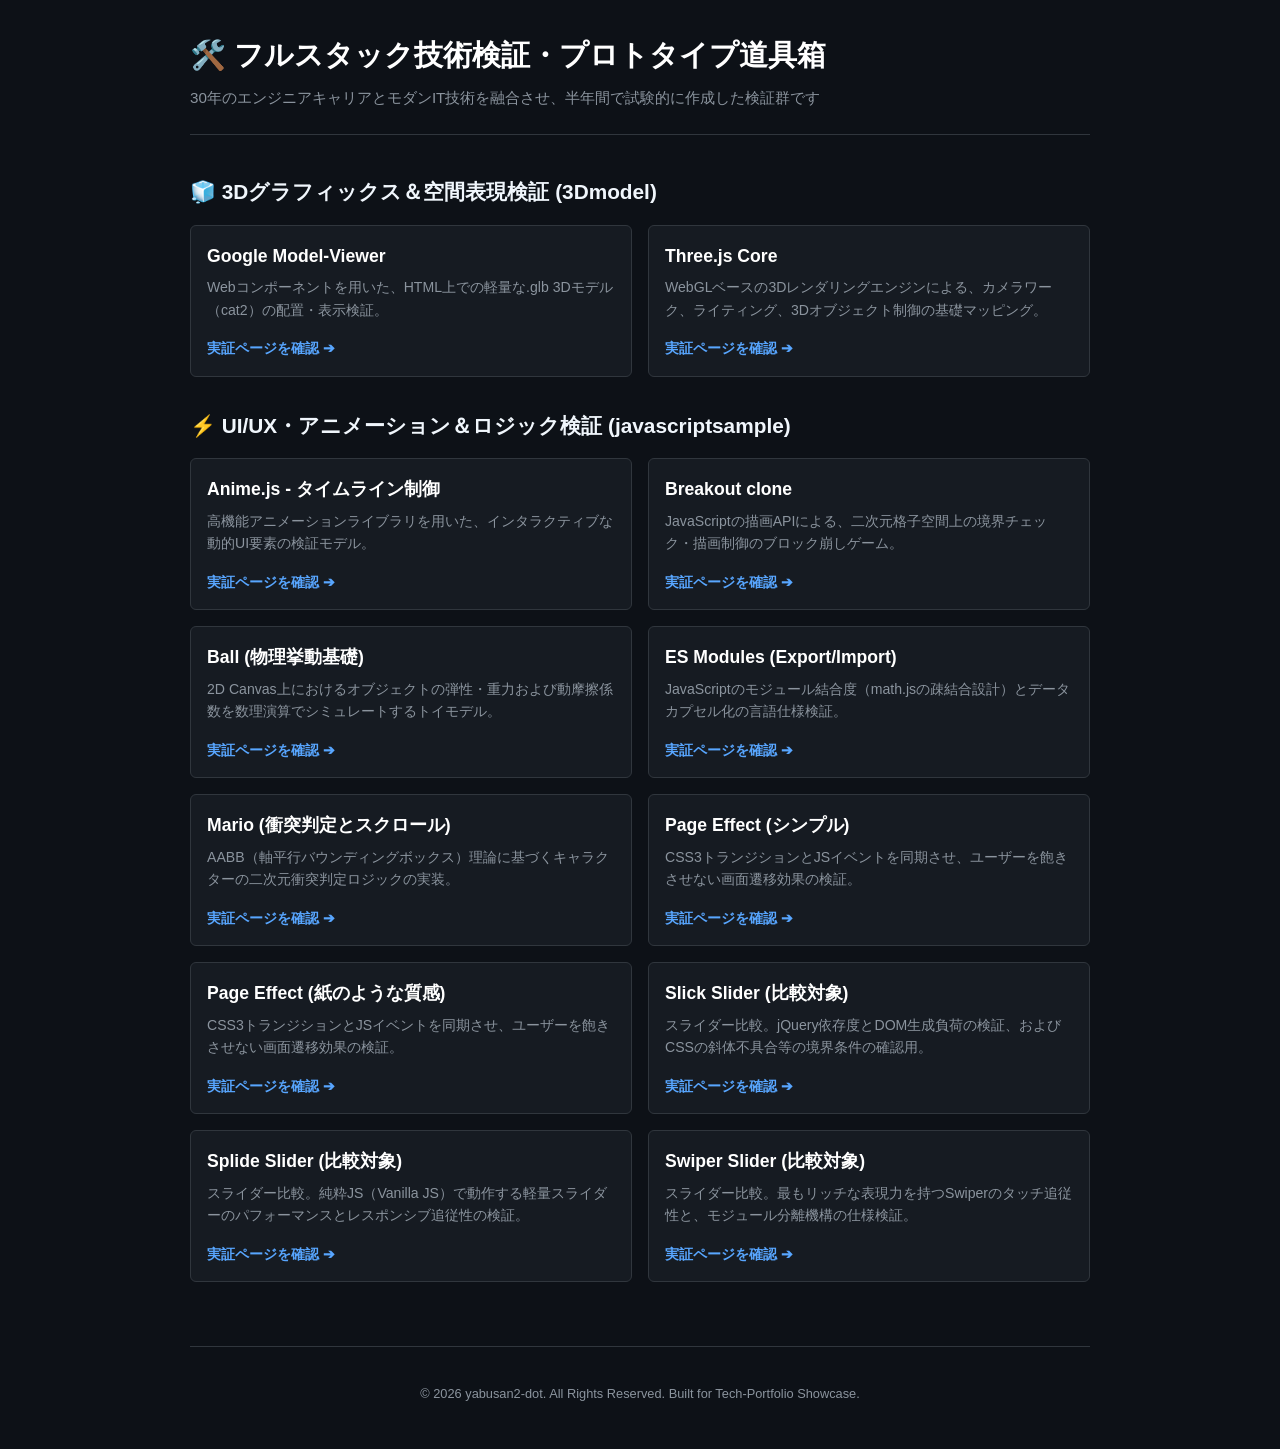
<file: index.html>
<!DOCTYPE html>
<html lang="ja">
<head>
    <meta charset="UTF-8">
    <meta name="viewport" content="width=device-width, initial-scale=1.0">
    <title>フルスタック技術検証・プロトタイプ道具箱 (My IT Toolbox)</title>
    <style>
        :root {
            --bg-color: #0d1117;
            --text-color: #c9d1d9;
            --text-muted: #8b949e;
            --card-bg: #161b22;
            --border-color: #30363d;
            --accent-color: #58a6ff;
            --accent-hover: #1f6feb;
        }
        body {
            font-family: -apple-system, BlinkMacSystemFont, "Segoe UI", Helvetica, Arial, sans-serif;
            background-color: var(--bg-color);
            color: var(--text-color);
            line-height: 1.6;
            margin: 0;
            padding: 2rem 1rem;
        }
        .container {
            max-width: 900px;
            margin: 0 auto;
        }
        header {
            margin-bottom: 2.5rem;
            border-bottom: 1px solid var(--border-color);
            padding-bottom: 1.5rem;
        }
        h1 {
            color: #ffffff;
            font-size: 1.8rem;
            margin: 0 0 0.5rem 0;
        }
        p.subtitle {
            color: var(--text-muted);
            margin: 0;
            font-size: 0.95rem;
        }
        .section-title {
            color: #f0f6fc;
            font-size: 1.3rem;
            margin: 2rem 0 1rem 0;
            display: flex;
            align-items: center;
            gap: 0.5rem;
        }
        .grid {
            display: grid;
            grid-template-columns: 1fr;
            gap: 1rem;
        }
        @media (min-width: 600px) {
            .grid { grid-template-columns: 1fr 1fr; }
        }
        .card {
            background-color: var(--card-bg);
            border: 1px solid var(--border-color);
            border-radius: 6px;
            padding: 1rem;
            display: flex;
            flex-direction: column;
            justify-content: space-between;
            transition: border-color 0.2s, transform 0.2s;
        }
        .card:hover {
            border-color: var(--accent-color);
            transform: translateY(-2px);
        }
        .card-body h3 {
            margin: 0 0 0.4rem 0;
            font-size: 1.1rem;
            color: #ffffff;
        }
        .card-body p {
            margin: 0;
            font-size: 0.88rem;
            color: var(--text-muted);
        }
        .card-link {
            display: inline-block;
            margin-top: 1rem;
            color: var(--accent-color);
            text-decoration: none;
            font-size: 0.88rem;
            font-weight: 600;
        }
        .card-link:hover {
            text-decoration: underline;
            color: var(--accent-hover);
        }
        footer {
            margin-top: 4rem;
            text-align: center;
            font-size: 0.8rem;
            color: var(--text-muted);
            border-top: 1px solid var(--border-color);
            padding-top: 1.5rem;
        }
    </style>
</head>
<body>

<div class="container">
    <header>
        <h1>🛠️ フルスタック技術検証・プロトタイプ道具箱</h1>
        <p class="subtitle">30年のエンジニアキャリアとモダンIT技術を融合させ、半年間で試験的に作成した検証群です</p>
    </header>

    <!-- 1. 3Dmodel Section -->
    <h2 class="section-title">🧊 3Dグラフィックス＆空間表現検証 (3Dmodel)</h2>
    <div class="grid">
        <div class="card">
            <div class="card-body">
                <h3>Google Model-Viewer</h3>
                <p>Webコンポーネントを用いた、HTML上での軽量な.glb 3Dモデル（cat2）の配置・表示検証。</p>
            </div>
            <a href="3Dmodel/model-viewer/index.html" class="card-link">実証ページを確認 ➔</a>
        </div>
        <div class="card">
            <div class="card-body">
                <h3>Three.js Core</h3>
                <p>WebGLベースの3Dレンダリングエンジンによる、カメラワーク、ライティング、3Dオブジェクト制御の基礎マッピング。</p>
            </div>
            <a href="3Dmodel/Threejs/index.html" class="card-link">実証ページを確認 ➔</a>
        </div>
    </div>

    <!-- 2. javascriptsample Section -->
    <h2 class="section-title">⚡ UI/UX・アニメーション＆ロジック検証 (javascriptsample)</h2>
    <div class="grid">
        <div class="card">
            <div class="card-body">
                <h3>Anime.js - タイムライン制御</h3>
                <p>高機能アニメーションライブラリを用いた、インタラクティブな動的UI要素の検証モデル。</p>
            </div>
            <a href="javascriptsample/animejs/anime2/index.html" class="card-link">実証ページを確認 ➔</a>
        </div>
        <div class="card">
            <div class="card-body">
                <h3>Breakout clone</h3>
                <p>JavaScriptの描画APIによる、二次元格子空間上の境界チェック・描画制御のブロック崩しゲーム。</p>
            </div>
            <a href="javascriptsample/Block/index.html" class="card-link">実証ページを確認 ➔</a>
        </div>
        <div class="card">
            <div class="card-body">
                <h3>Ball (物理挙動基礎)</h3>
                <p>2D Canvas上におけるオブジェクトの弾性・重力および動摩擦係数を数理演算でシミュレートするトイモデル。</p>
            </div>
            <a href="javascriptsample/Boll/index.html" class="card-link">実証ページを確認 ➔</a>
        </div>
        <div class="card">
            <div class="card-body">
                <h3>ES Modules (Export/Import)</h3>
                <p>JavaScriptのモジュール結合度（math.jsの疎結合設計）とデータカプセル化の言語仕様検証。</p>
            </div>
            <a href="javascriptsample/export/index.html" class="card-link">実証ページを確認 ➔</a>
        </div>
        <div class="card">
            <div class="card-body">
                <h3>Mario (衝突判定とスクロール)</h3>
                <p>AABB（軸平行バウンディングボックス）理論に基づくキャラクターの二次元衝突判定ロジックの実装。</p>
            </div>
            <a href="javascriptsample/mario/index.html" class="card-link">実証ページを確認 ➔</a>
        </div>
        <div class="card">
            <div class="card-body">
                <h3>Page Effect (シンプル)</h3>
                <p>CSS3トランジションとJSイベントを同期させ、ユーザーを飽きさせない画面遷移効果の検証。</p>
            </div>
            <a href="javascriptsample/pageeffect/index.html" class="card-link">実証ページを確認 ➔</a>
        </div>
        <div class="card">
            <div class="card-body">
                <h3>Page Effect (紙のような質感)</h3>
                <p>CSS3トランジションとJSイベントを同期させ、ユーザーを飽きさせない画面遷移効果の検証。</p>
            </div>
            <a href="javascriptsample/Pageroll/index.html" class="card-link">実証ページを確認 ➔</a>
        </div>
        <div class="card">
            <div class="card-body">
                <h3>Slick Slider (比較対象)</h3>
                <p>スライダー比較。jQuery依存度とDOM生成負荷の検証、およびCSSの斜体不具合等の境界条件の確認用。</p>
            </div>
            <a href="javascriptsample/sliderComparison/slick/index.html" class="card-link">実証ページを確認 ➔</a>
        </div>
        <div class="card">
            <div class="card-body">
                <h3>Splide Slider (比較対象)</h3>
                <p>スライダー比較。純粋JS（Vanilla JS）で動作する軽量スライダーのパフォーマンスとレスポンシブ追従性の検証。</p>
            </div>
            <a href="javascriptsample/sliderComparison/splide/index.html" class="card-link">実証ページを確認 ➔</a>
        </div>
        <div class="card">
            <div class="card-body">
                <h3>Swiper Slider (比較対象)</h3>
                <p>スライダー比較。最もリッチな表現力を持つSwiperのタッチ追従性と、モジュール分離機構の仕様検証。</p>
            </div>
            <a href="javascriptsample/sliderComparison/swiper/index.html" class="card-link">実証ページを確認 ➔</a>
        </div>
    </div>

    <footer>
        <p>© 2026 yabusan2-dot. All Rights Reserved. Built for Tech-Portfolio Showcase.</p>
    </footer>
</div>

</body>
</html>
</file>
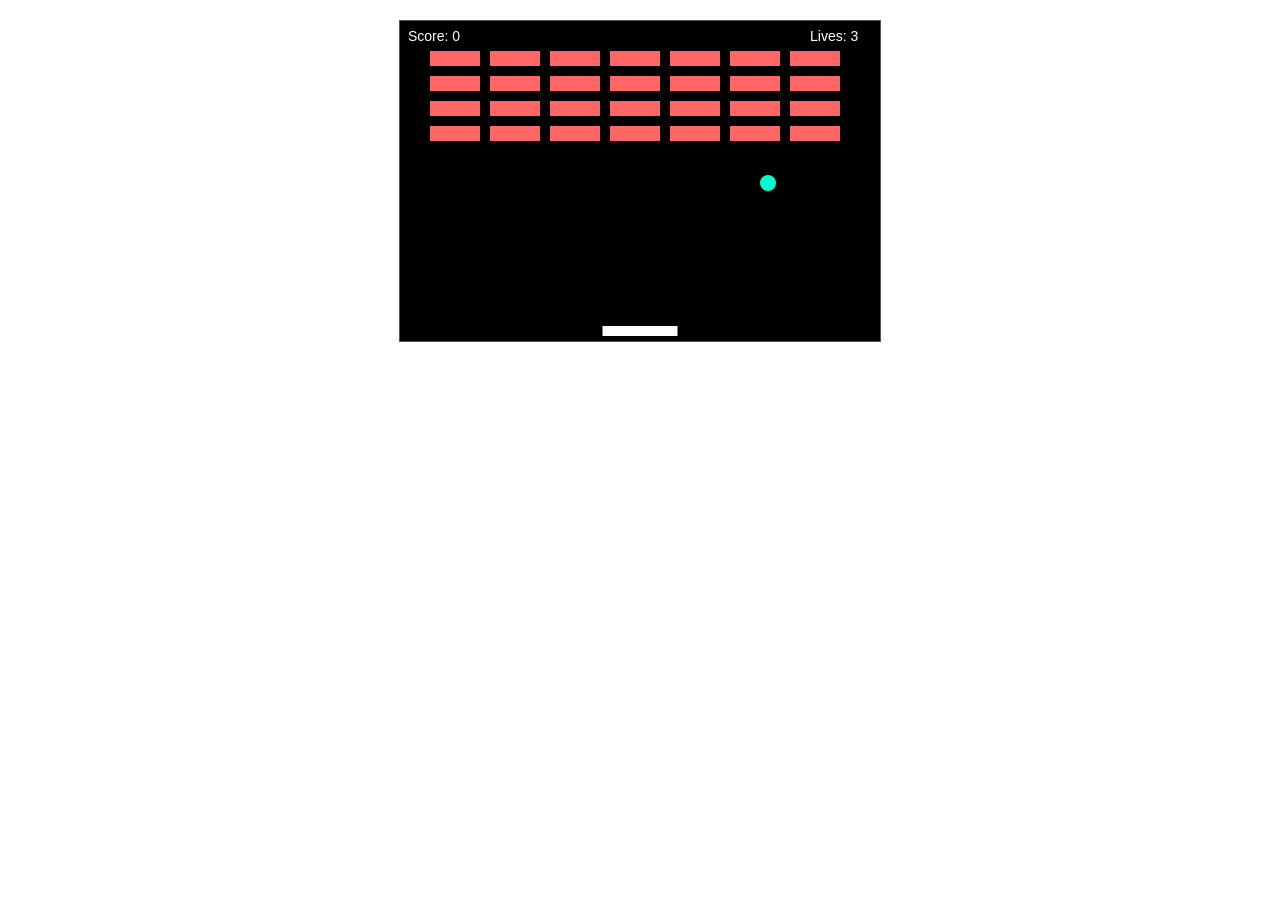
<file: javascriptsample/Block/index.html>
<!DOCTYPE html>
<html lang="ja">
<head>
  <meta charset="UTF-8">
  <title>ブロック崩しゲーム</title>
  <style>
    canvas {
      background: #000;
      display: block;
      margin: 20px auto;
      border: 1px solid #555;
    }
  </style>
</head>
<body>
<canvas id="gameCanvas" width="480" height="320"></canvas>

<script>
  const canvas = document.getElementById("gameCanvas");
  const ctx = canvas.getContext("2d");

  // ボール
  let x = canvas.width / 2;
  let y = canvas.height - 30;
  let dx = 2;
  let dy = -2;
  const ballRadius = 8;

  // パドル
  const paddleHeight = 10;
  const paddleWidth = 75;
  const paddleY = canvas.height - paddleHeight - 5;  // ← 描画と判定を統一
  let paddleX = (canvas.width - paddleWidth) / 2;

  let rightPressed = false;
  let leftPressed = false;

  // ブロック
  const brickRowCount = 4;
  const brickColumnCount = 7;
  const brickWidth = 50;
  const brickHeight = 15;
  const brickPadding = 10;
  const brickOffsetTop = 30;
  const brickOffsetLeft = 30;

  let bricks = [];
  for (let c = 0; c < brickColumnCount; c++) {
    bricks[c] = [];
    for (let r = 0; r < brickRowCount; r++) {
      bricks[c][r] = { x: 0, y: 0, status: 1 };
    }
  }

  let score = 0;
  let lives = 3;

  document.addEventListener("keydown", keyDownHandler, false);
  document.addEventListener("keyup", keyUpHandler, false);
  document.addEventListener("mousemove", mouseMoveHandler, false);

  function keyDownHandler(e) {
    if (e.key === "Right" || e.key === "ArrowRight") rightPressed = true;
    else if (e.key === "Left" || e.key === "ArrowLeft") leftPressed = true;
  }

  function keyUpHandler(e) {
    if (e.key === "Right" || e.key === "ArrowRight") rightPressed = false;
    else if (e.key === "Left" || e.key === "ArrowLeft") leftPressed = false;
  }

  function mouseMoveHandler(e) {
    const relativeX = e.clientX - canvas.getBoundingClientRect().left;
    if (relativeX > 0 && relativeX < canvas.width) {
      paddleX = relativeX - paddleWidth / 2;
    }
  }

  function collisionDetection() {
    for (let c = 0; c < brickColumnCount; c++) {
      for (let r = 0; r < brickRowCount; r++) {
        const b = bricks[c][r];
        if (b.status === 1) {
          if (
            x > b.x &&
            x < b.x + brickWidth &&
            y > b.y &&
            y < b.y + brickHeight
          ) {
            dy = -dy;
            b.status = 0;
            score++;
            if (score === brickRowCount * brickColumnCount) {
              alert("クリア！おめでとう！");
              document.location.reload();
            }
          }
        }
      }
    }
  }

  function drawBall() {
    ctx.beginPath();
    ctx.arc(x, y, ballRadius, 0, Math.PI * 2);
    ctx.fillStyle = "#00ffcc";
    ctx.fill();
    ctx.closePath();
  }

  function drawPaddle() {
    ctx.beginPath();
    ctx.rect(paddleX, paddleY, paddleWidth, paddleHeight); // ← 修正済み
    ctx.fillStyle = "#ffffff";
    ctx.fill();
    ctx.closePath();
  }

  function drawBricks() {
    for (let c = 0; c < brickColumnCount; c++) {
      for (let r = 0; r < brickRowCount; r++) {
        if (bricks[c][r].status === 1) {
          const brickX = c * (brickWidth + brickPadding) + brickOffsetLeft;
          const brickY = r * (brickHeight + brickPadding) + brickOffsetTop;
          bricks[c][r].x = brickX;
          bricks[c][r].y = brickY;
          ctx.beginPath();
          ctx.rect(brickX, brickY, brickWidth, brickHeight);
          ctx.fillStyle = "#ff6666";
          ctx.fill();
          ctx.closePath();
        }
      }
    }
  }

  function drawScore() {
    ctx.font = "14px Arial";
    ctx.fillStyle = "#ffffff";
    ctx.fillText("Score: " + score, 8, 20);
  }

  function drawLives() {
    ctx.font = "14px Arial";
    ctx.fillStyle = "#ffffff";
    ctx.fillText("Lives: " + lives, canvas.width - 70, 20);
  }

  function draw() {
    ctx.clearRect(0, 0, canvas.width, canvas.height);

    drawBricks();
    drawBall();
    drawPaddle();
    drawScore();
    drawLives();
    collisionDetection();

    // 壁との当たり判定
    if (x + dx > canvas.width - ballRadius || x + dx < ballRadius) dx = -dx;
    if (y + dy < ballRadius) dy = -dy;

    // ★ パドルとの当たり判定（正しい位置）
    else if (y + dy > paddleY - ballRadius) {
      if (x > paddleX && x < paddleX + paddleWidth) {
        dy = -dy;
      } else {
        lives--;
        if (!lives) {
          alert("ゲームオーバー");
          document.location.reload();
        } else {
          x = canvas.width / 2;
          y = canvas.height - 30;
          dx = 2;
          dy = -2;
          paddleX = (canvas.width - paddleWidth) / 2;
        }
      }
    }

    // パドル移動
    if (rightPressed && paddleX < canvas.width - paddleWidth) paddleX += 5;
    else if (leftPressed && paddleX > 0) paddleX -= 5;

    x += dx;
    y += dy;

    requestAnimationFrame(draw);
  }

  draw();
</script>
</body>
</html>
</file>
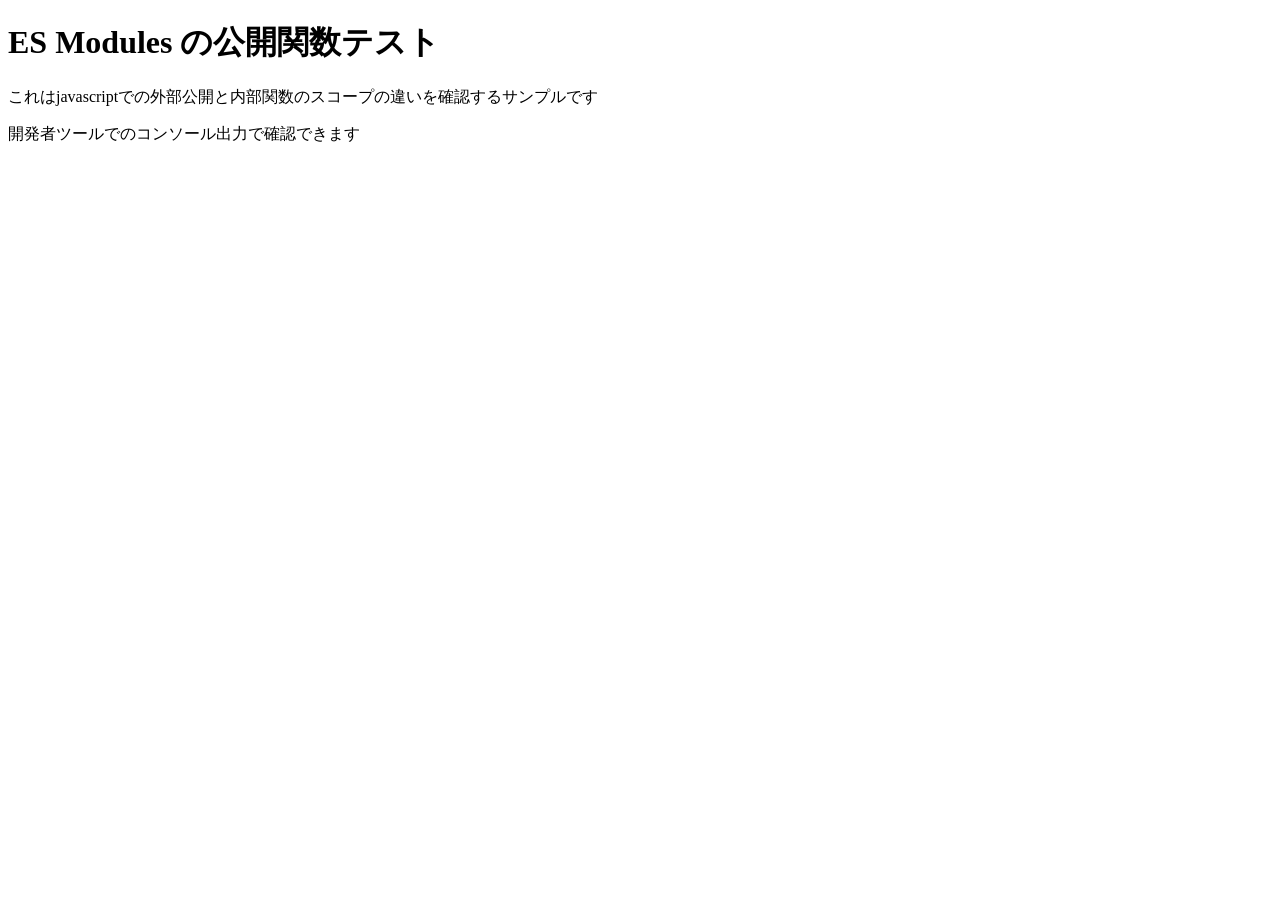
<file: javascriptsample/export/index.html>
<!DOCTYPE html>
<html lang="ja">
<head>
  <meta charset="UTF-8">
  <title>ES Modules Example</title>
</head>
<body>
  <h1>ES Modules の公開関数テスト</h1>
<p>これはjavascriptでの外部公開と内部関数のスコープの違いを確認するサンプルです</p>
<p>開発者ツールでのコンソール出力で確認できます</p>
  <script type="module">
    import { multiply, carry } from "./math.js";

    console.log("multiply:", multiply(7, 8));
    console.log("carry:", carry(7, 8));
  </script>
</body>
</html>
</file>
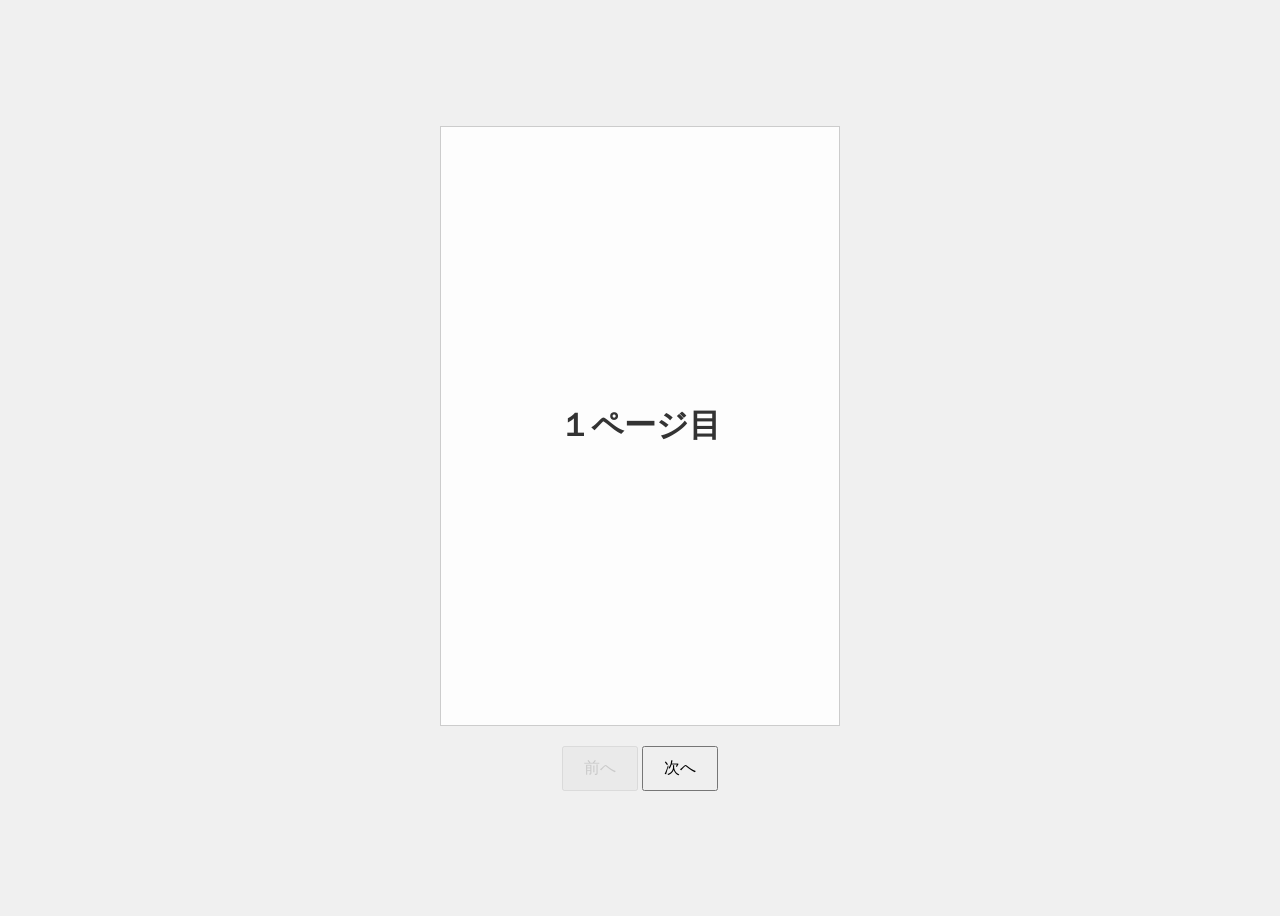
<file: javascriptsample/pageeffect/index.html>
<!DOCTYPE html>
<html lang="ja">
<head>
    <meta charset="UTF-8">
    <title>Page Flip Effect</title>
    <link rel="stylesheet" href="style.css">
</head>
<body>

    <!-- 本全体を囲むコンテナ -->
    <div class="book-container">
        <!-- 各ページ -->
        <div class="page" id="page1">
            <div class="page-front"><h1>１ページ目</h1></div>
            <div class="page-back"><h2>２ページ目</h2><p>１ページ目の裏側です。</p></div>
        </div>

        <div class="page" id="page2">
            <div class="page-front"><h1>３ページ目</h1></div>
            <div class="page-back"><h2>４ページ目</h2><p>３ページ目の裏側です。</p></div>
        </div>

        <div class="page" id="page3">
            <div class="page-front"><h1>最後のページ</h1></div>
            <div class="page-back"></div> <!-- 最後の裏面は空でOK -->
        </div>
    </div>

    <!-- ページめくりボタン -->
    <div class="navigation">
        <button id="prev-btn">前へ</button>
        <button id="next-btn">次へ</button>
    </div>

    <script src="script.js"></script>
</body>
</html>
</file>
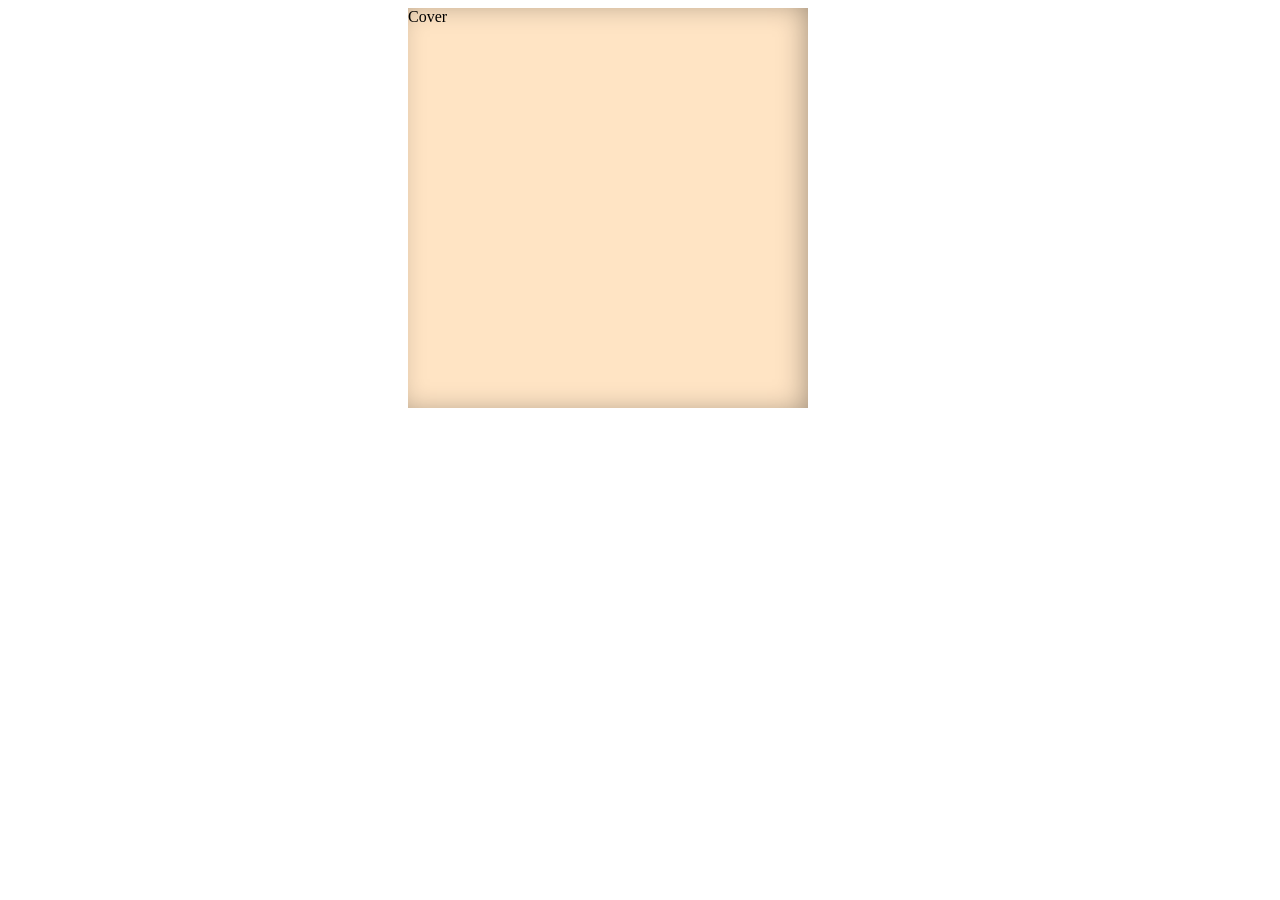
<file: javascriptsample/Pageroll/index.html>
<!DOCTYPE html>
<html lang="en">
  <head>
    <meta charset="UTF-8" />
    <meta name="viewport" content="width=device-width, initial-scale=1.0" />
    <title>Document</title>
    <link rel="stylesheet" href="./style.css" />
    <script src="./js/page-flip.browser.js"></script>
    <script type="module" src="./js/main.js"></script>
  </head>
  <body>
    <div id="book" class="book">
      <div class="my-page p-left" data-density="hard">Cover</div>
      <div class="my-page p-right">Page one</div>
      <div class="my-page p-left">Page two</div>
      <div class="my-page p-right">Page three</div>
      <div class="my-page p-left">Page four</div>
      <div class="my-page p-right">Page five</div>
      <div class="my-page p-left">Page six</div>
      <div class="my-page p-right">Page seven</div>
      <div class="my-page p-left">Page eight</div>
      <div class="my-page p-right" data-density="hard">Last page</div>
    </div>
  </body>
</html>
</file>
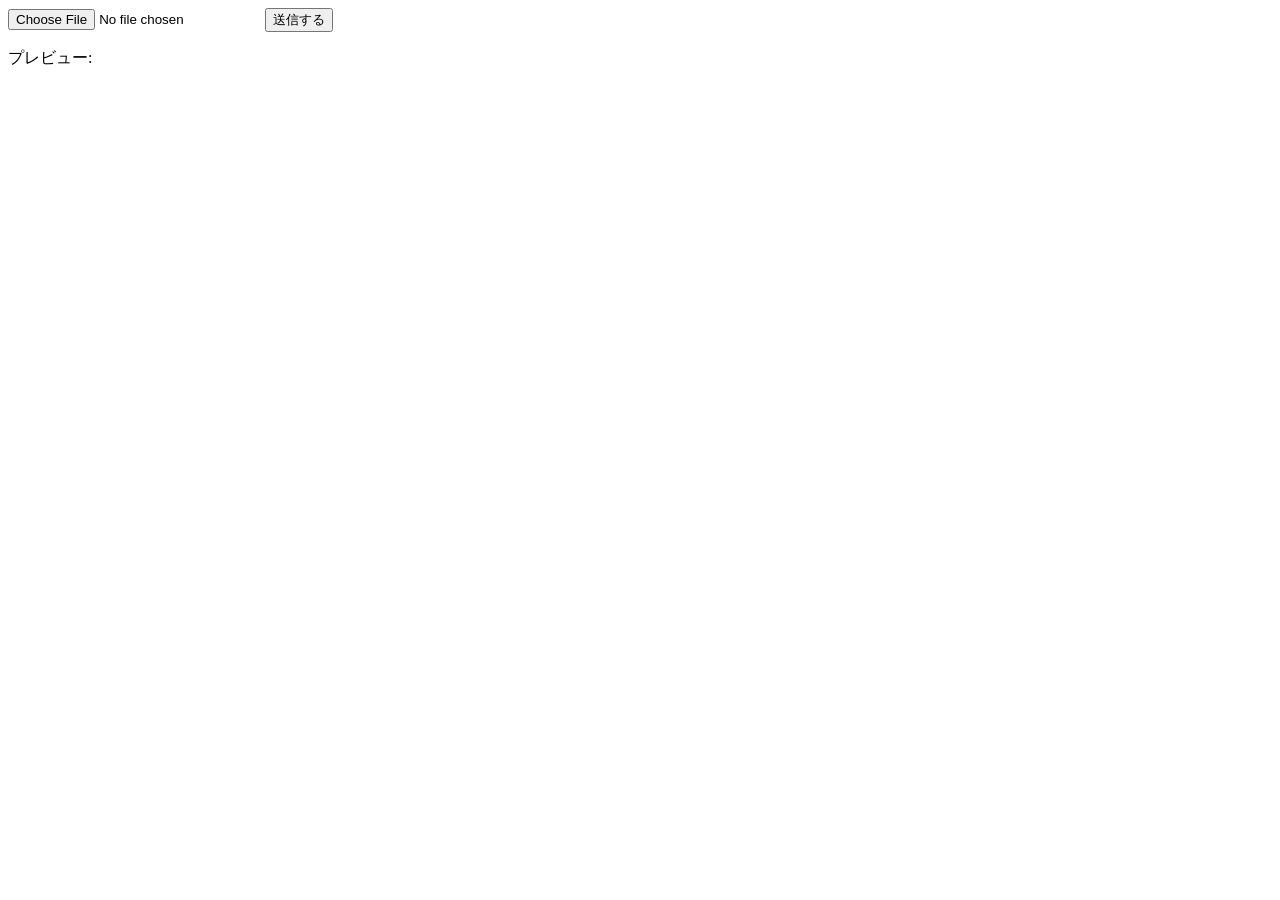
<file: PHP_sample/imgput/index.html>
<!DOCTYPE html>
<html lang="ja">
<head>
 <meta charset="UTF-8">
 <meta name="viewport" content="width=device-width, initial-scale=1.0">
 <title>プレビュー付きアップロード</title>
</head>
<body>
 <form action="upload.php" method="post" enctype="multipart/form-data">
   <input type="file" name="file" onchange="previewFile(this);" accept="image/*">
   <input type="submit" value="送信する">
 </form>
 <p>プレビュー:</p>
 <img id="preview" style="max-width: 300px;">
 <script>
   function previewFile(input) {
     const file = input.files[0];
     const reader = new FileReader();
     reader.onload = function(e) {
       document.getElementById('preview').src = e.target.result;
     };
     reader.readAsDataURL(file);
   }
 </script>
</body>
</html>
</file>
<file: javascriptsample/pageeffect/style.css>
/* --- ★★★ 簡単カスタマイズエリア ★★★ --- */
:root {
    --book-width: 400px;
    --book-height: 600px;
    --page-bg-color: #fdfdfd;
    --page-text-color: #333;
    --flip-duration: 1s; /* めくれる速さ */
}
/* -------------------------------------- */

body {
    display: flex;
    justify-content: center;
    align-items: center;
    flex-direction: column;
    height: 100vh;
    background-color: #f0f0f0;
    font-family: sans-serif;
}

/* 本のコンテナ（3D空間の基点） */
.book-container {
    width: var(--book-width);
    height: var(--book-height);
    position: relative;
    perspective: 1500px; /* 遠近感の強さ */
}

/* 各ページの共通スタイル */
.page {
    width: 100%;
    height: 100%;
    position: absolute;
    top: 0;
    left: 0;
    transform-origin: left center; /* ページの左端を軸に回転 */
    transform-style: preserve-3d;
    transition: transform var(--flip-duration) ease-in-out;
}

/* ページの表面と裏面 */
.page-front,
.page-back {
    position: absolute;
    width: 100%;
    height: 100%;
    background-color: var(--page-bg-color);
    color: var(--page-text-color);
    display: flex;
    flex-direction: column;
    justify-content: center;
    align-items: center;
    padding: 20px;
    box-sizing: border-box;
    backface-visibility: hidden; /* ★重要：要素の裏側を非表示に */
    border: 1px solid #ccc;
}
.page-back {
    transform: rotateY(180deg); /* 裏面は最初から裏返しておく */
}

/* JSによってこのクラスが付くと、ページが回転する */
.page.flipped {
    transform: rotateY(-180deg);
}

/* ナビゲーションボタン */
.navigation {
    margin-top: 20px;
}
button {
    padding: 10px 20px;
    font-size: 16px;
    cursor: pointer;
}
button:disabled {
    cursor: not-allowed;
    opacity: 0.5;
}
</file>
<file: javascriptsample/Pageroll/style.css>
.my-page {
  background-color: bisque;
}

.p-right {
  border-left: 0;
  box-shadow: inset 7px 0 30px -7px rgba(0, 0, 0, 0.4);
}

.p-left {
  border-right: 0;
  box-shadow: inset -7px 0 30px -7px rgba(0, 0, 0, 0.4);
}
</file>
